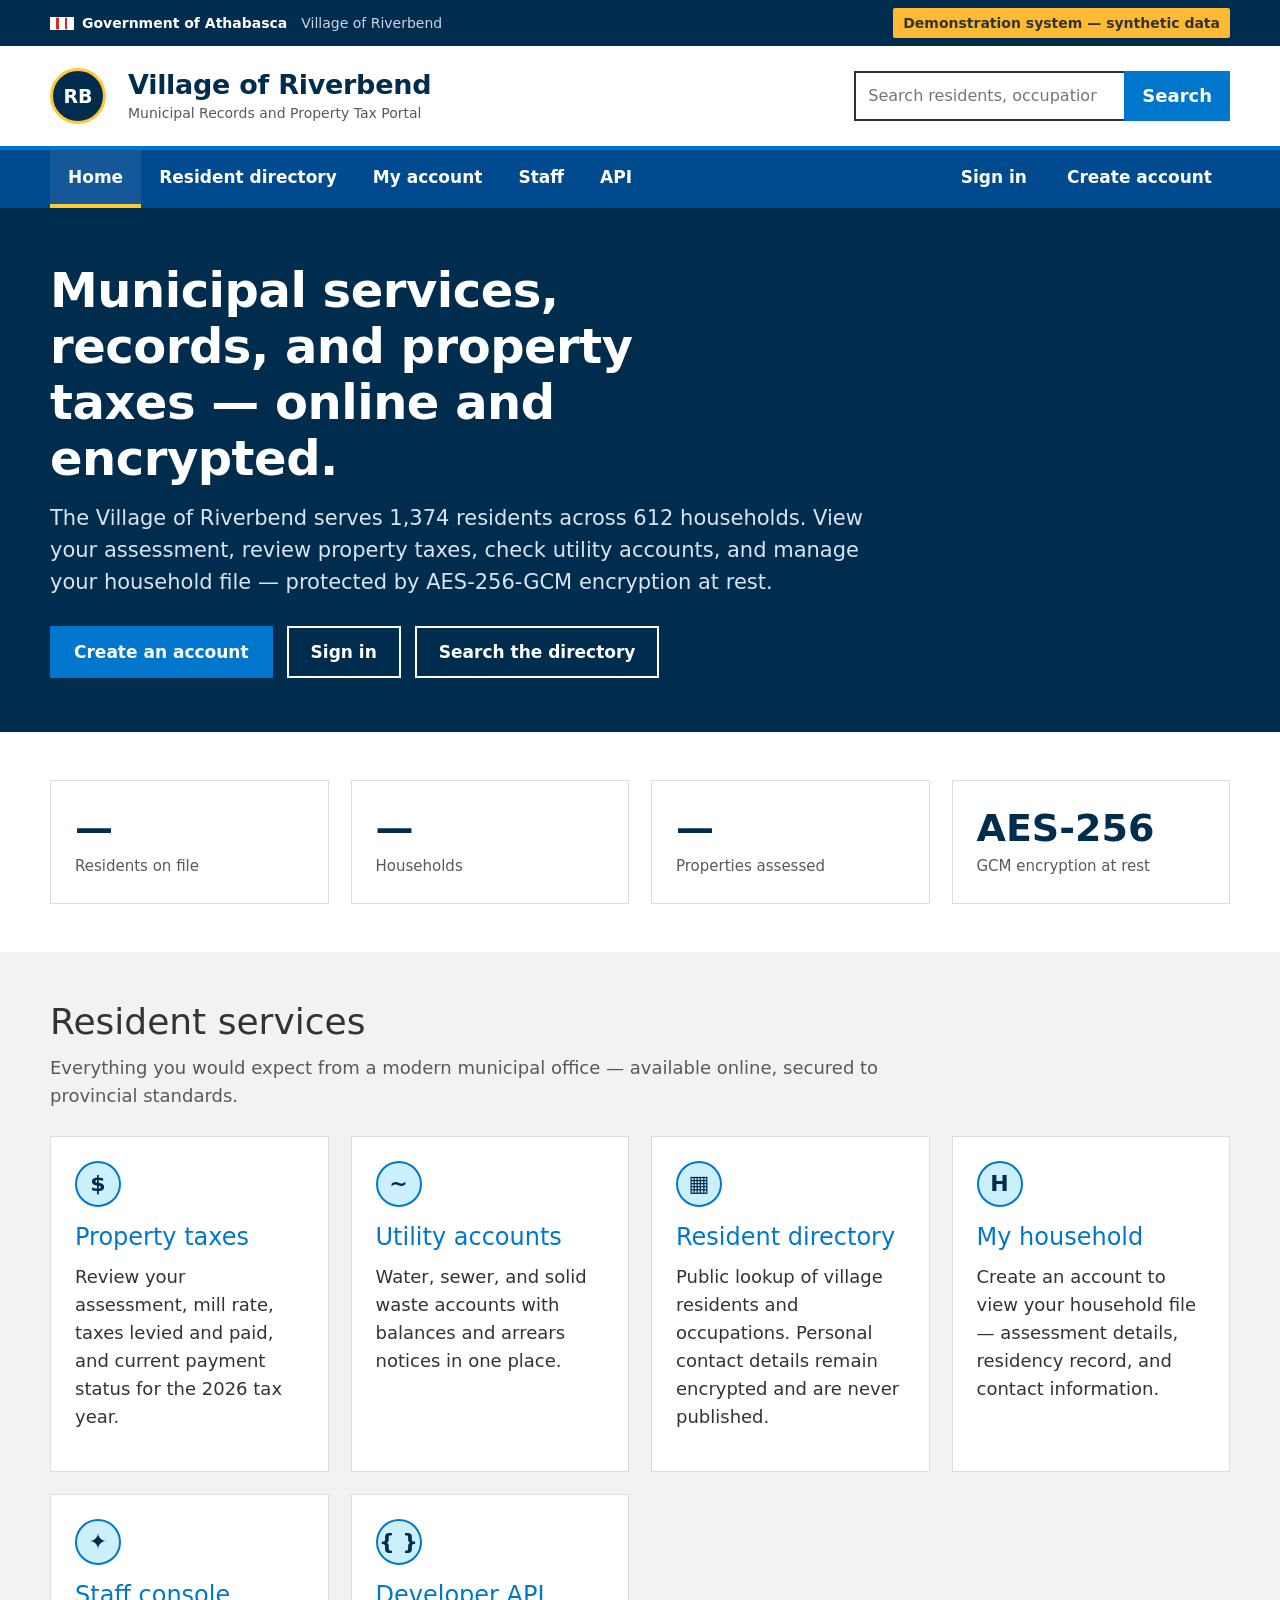
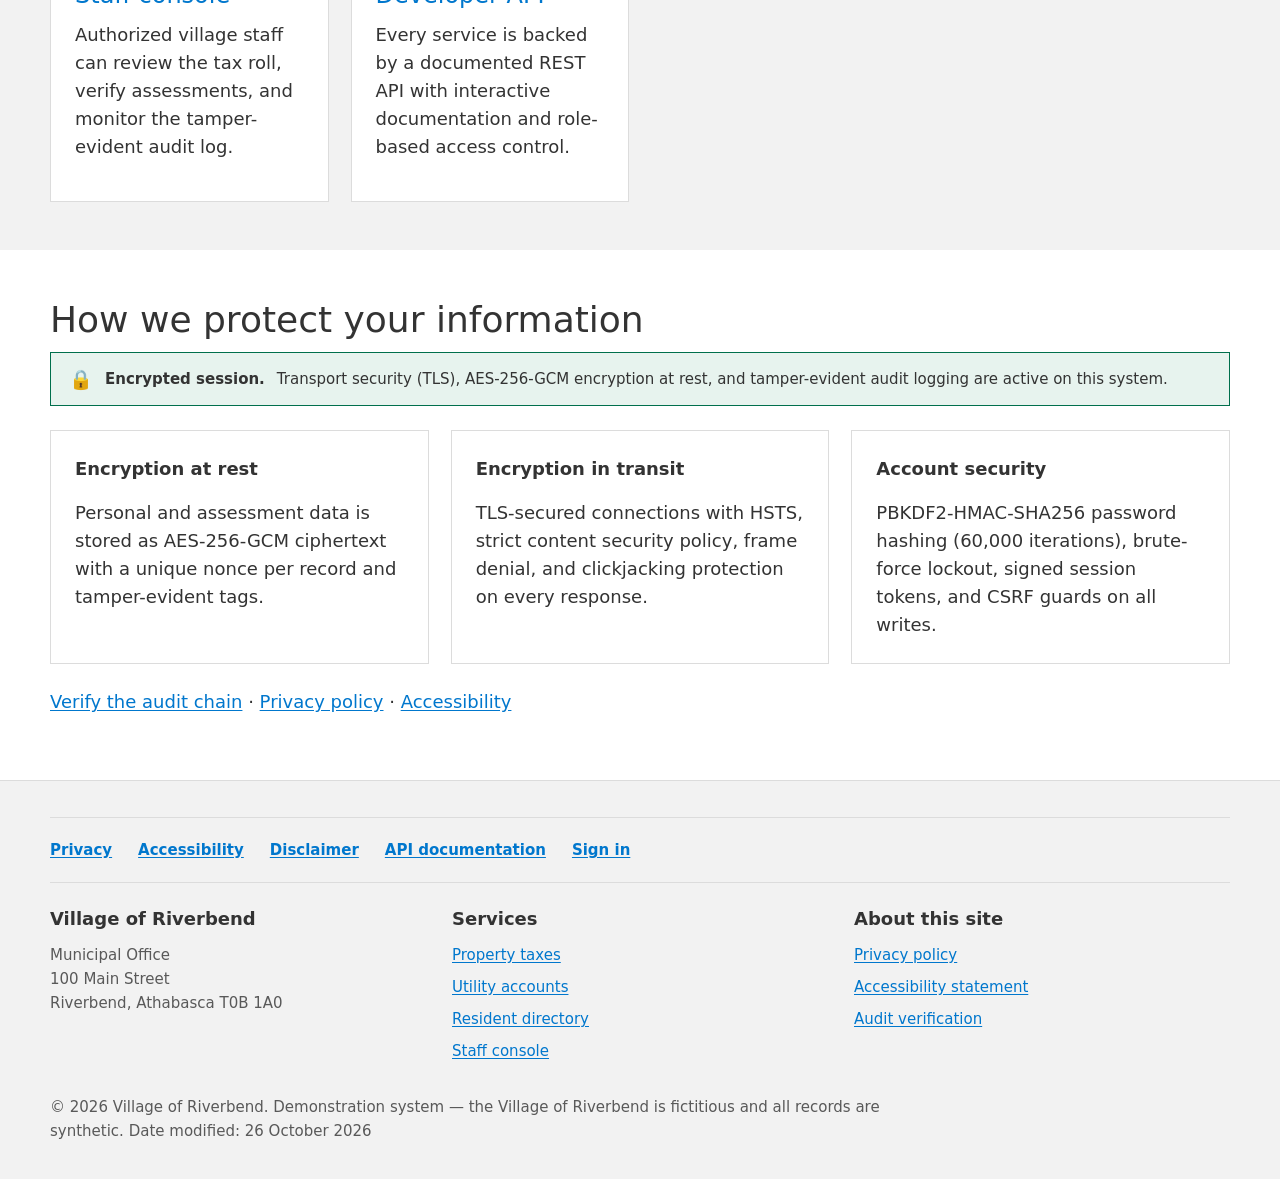
<file: index.html>
<!DOCTYPE html>
<html lang="en">
<head>
<meta charset="UTF-8">
<meta name="viewport" content="width=device-width, initial-scale=1.0">
<meta name="description" content="Official demonstration of the Village of Riverbend municipal records and property tax portal — secure, encrypted, accessible.">
<title>Village of Riverbend — Municipal Records and Property Tax Portal</title>
<link rel="stylesheet" href="css/gov.css">
</head>
<body>
<div class="skip-links">
  <a href="#main">Skip to main content</a>
  <a href="#gov-nav">Skip to navigation</a>
</div>

<div class="gov-strip">
  <div class="wrap">
    <span class="flag">Government of Athabasca</span>
    <span class="strip-sub">Village of Riverbend</span>
    <a class="demo-flag" href="privacy.html">Demonstration system — synthetic data</a>
  </div>
</div>

<header class="masthead">
  <div class="wrap">
    <span class="crest" aria-hidden="true">RB</span>
    <a class="wordmark" href="index.html">
      <span class="village">Village of Riverbend</span>
      <span class="official">Municipal Records and Property Tax Portal</span>
    </a>
    <div class="mast-tools">
      <form class="search-form" action="search.html" method="get" role="search">
        <label class="sr-only" for="q-home">Search the resident directory</label>
        <input id="q-home" name="q" type="search" placeholder="Search residents, occupations">
        <button type="submit">Search</button>
      </form>
    </div>
  </div>
</header>

<nav class="gov-nav" id="gov-nav" aria-label="Main navigation">
  <div class="wrap">
    <a class="active" href="index.html">Home</a>
    <a href="search.html">Resident directory</a>
    <a href="portal.html">My account</a>
    <a href="admin.html">Staff</a>
    <a href="https://38.253.124.176:8443/docs">API</a>
    <span class="nav-user" id="nav-user"></span>
  </div>
</nav>

<main id="main">
  <section class="hero">
    <div class="wrap">
      <h1>Municipal services, records, and property taxes — online and encrypted.</h1>
      <p class="lead">The Village of Riverbend serves 1,374 residents across 612 households.
      View your assessment, review property taxes, check utility accounts, and manage your
      household file — protected by AES-256-GCM encryption at rest.</p>
      <div class="actions">
        <a class="btn" href="login.html#register">Create an account</a>
        <a class="btn btn-ghost" href="login.html">Sign in</a>
        <a class="btn btn-ghost" href="search.html">Search the directory</a>
      </div>
    </div>
  </section>

  <section class="section" aria-label="Village statistics">
    <div class="wrap">
      <div class="grid grid-4">
        <div class="card stat"><span class="num" id="stat-residents">—</span><span class="lbl">Residents on file</span></div>
        <div class="card stat"><span class="num" id="stat-households">—</span><span class="lbl">Households</span></div>
        <div class="card stat"><span class="num" id="stat-properties">—</span><span class="lbl">Properties assessed</span></div>
        <div class="card stat"><span class="num">AES-256</span><span class="lbl">GCM encryption at rest</span></div>
      </div>
    </div>
  </section>

  <section class="section section-alt" id="services">
    <div class="wrap">
      <h2>Resident services</h2>
      <p class="sub">Everything you would expect from a modern municipal office —
      available online, secured to provincial standards.</p>
      <div class="grid grid-3">
        <div class="card">
          <span class="icon" aria-hidden="true">$</span>
          <h3><a href="portal.html">Property taxes</a></h3>
          <p>Review your assessment, mill rate, taxes levied and paid, and current
          payment status for the 2026 tax year.</p>
        </div>
        <div class="card">
          <span class="icon" aria-hidden="true">~</span>
          <h3><a href="portal.html">Utility accounts</a></h3>
          <p>Water, sewer, and solid waste accounts with balances and arrears
          notices in one place.</p>
        </div>
        <div class="card">
          <span class="icon" aria-hidden="true">&#9638;</span>
          <h3><a href="search.html">Resident directory</a></h3>
          <p>Public lookup of village residents and occupations. Personal contact
          details remain encrypted and are never published.</p>
        </div>
        <div class="card">
          <span class="icon" aria-hidden="true">H</span>
          <h3><a href="portal.html">My household</a></h3>
          <p>Create an account to view your household file — assessment details,
          residency record, and contact information.</p>
        </div>
        <div class="card">
          <span class="icon" aria-hidden="true">&#10022;</span>
          <h3><a href="admin.html">Staff console</a></h3>
          <p>Authorized village staff can review the tax roll, verify assessments,
          and monitor the tamper-evident audit log.</p>
        </div>
        <div class="card">
          <span class="icon" aria-hidden="true">{ }</span>
          <h3><a href="https://38.253.124.176:8443/docs">Developer API</a></h3>
          <p>Every service is backed by a documented REST API with interactive
          documentation and role-based access control.</p>
        </div>
      </div>
    </div>
  </section>

  <section class="section" id="security">
    <div class="wrap">
      <h2>How we protect your information</h2>
      <div class="secure-bar mb-24">
        <span class="lock" aria-hidden="true">&#128274;</span>
        <strong>Encrypted session.</strong>
        <span>Transport security (TLS), AES-256-GCM encryption at rest, and
        tamper-evident audit logging are active on this system.</span>
      </div>
      <div class="grid grid-3">
        <div class="card">
          <h4>Encryption at rest</h4>
          <p class="mb-0">Personal and assessment data is stored as AES-256-GCM
          ciphertext with a unique nonce per record and tamper-evident tags.</p>
        </div>
        <div class="card">
          <h4>Encryption in transit</h4>
          <p class="mb-0">TLS-secured connections with HSTS, strict content security
          policy, frame denial, and clickjacking protection on every response.</p>
        </div>
        <div class="card">
          <h4>Account security</h4>
          <p class="mb-0">PBKDF2-HMAC-SHA256 password hashing (60,000 iterations),
          brute-force lockout, signed session tokens, and CSRF guards on all writes.</p>
        </div>
      </div>
      <p class="mt-24"><a href="https://38.253.124.176:8443/api/audit/verify">Verify the audit chain</a> ·
      <a href="privacy.html">Privacy policy</a> ·
      <a href="accessibility.html">Accessibility</a></p>
    </div>
  </section>
</main>

<footer>
  <div class="wrap">
    <div class="foot-links">
      <a href="privacy.html">Privacy</a>
      <a href="accessibility.html">Accessibility</a>
      <a href="privacy.html#disclaimer">Disclaimer</a>
      <a href="https://38.253.124.176:8443/docs">API documentation</a>
      <a href="login.html">Sign in</a>
    </div>
    <div class="cols">
      <div>
        <h4>Village of Riverbend</h4>
        <p class="meta mb-0">Municipal Office<br>100 Main Street<br>Riverbend, Athabasca T0B 1A0</p>
      </div>
      <div>
        <h4>Services</h4>
        <ul>
          <li><a href="portal.html">Property taxes</a></li>
          <li><a href="portal.html">Utility accounts</a></li>
          <li><a href="search.html">Resident directory</a></li>
          <li><a href="admin.html">Staff console</a></li>
        </ul>
      </div>
      <div>
        <h4>About this site</h4>
        <ul>
          <li><a href="privacy.html">Privacy policy</a></li>
          <li><a href="accessibility.html">Accessibility statement</a></li>
          <li><a href="https://38.253.124.176:8443/api/audit/verify">Audit verification</a></li>
        </ul>
      </div>
    </div>
    <p class="meta mt-24 mb-0">© 2026 Village of Riverbend. Demonstration system —
    the Village of Riverbend is fictitious and all records are synthetic.
    Date modified: 26 October 2026</p>
  </div>
</footer>

<script src="js/config.js"></script>
<script src="js/app.js"></script>
<script src="js/home.js"></script>
</body>
</html>
</file>
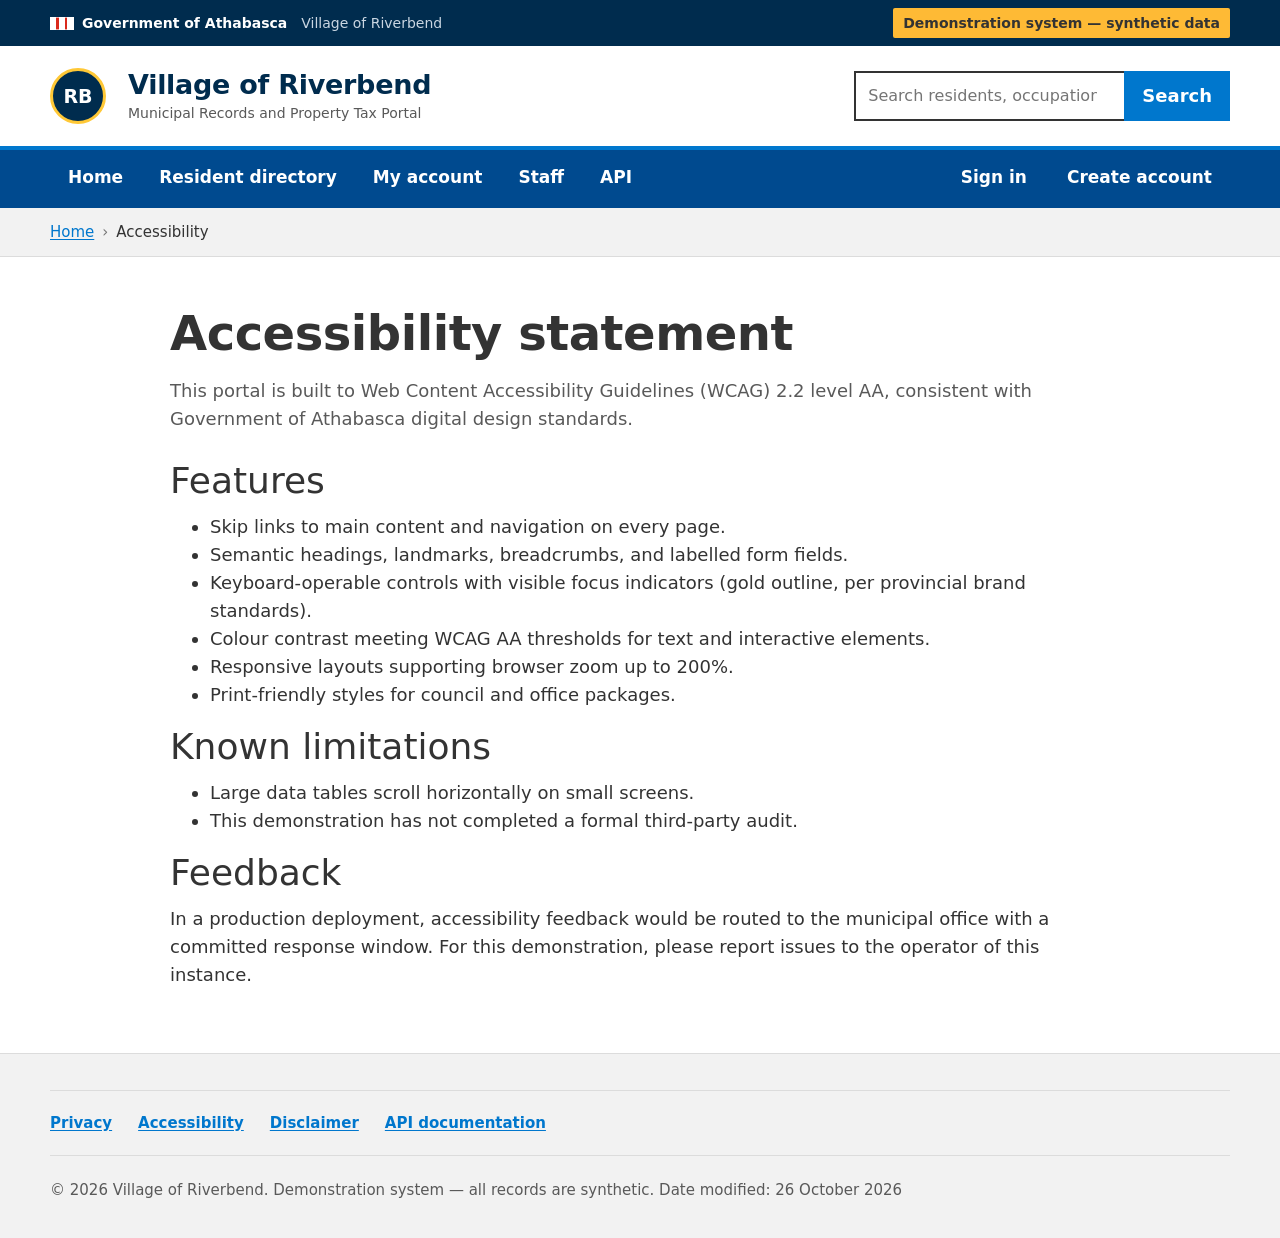
<file: accessibility.html>
<!DOCTYPE html>
<html lang="en">
<head>
<meta charset="UTF-8">
<meta name="viewport" content="width=device-width, initial-scale=1.0">
<title>Accessibility — Village of Riverbend</title>
<link rel="stylesheet" href="css/gov.css">
</head>
<body>
<div class="skip-links">
  <a href="#main">Skip to main content</a>
  <a href="#gov-nav">Skip to navigation</a>
</div>

<div class="gov-strip">
  <div class="wrap">
    <span class="flag">Government of Athabasca</span>
    <span class="strip-sub">Village of Riverbend</span>
    <a class="demo-flag" href="privacy.html">Demonstration system — synthetic data</a>
  </div>
</div>

<header class="masthead">
  <div class="wrap">
    <span class="crest" aria-hidden="true">RB</span>
    <a class="wordmark" href="index.html">
      <span class="village">Village of Riverbend</span>
      <span class="official">Municipal Records and Property Tax Portal</span>
    </a>
    <div class="mast-tools">
      <form class="search-form" action="search.html" method="get" role="search">
        <label class="sr-only" for="q-acc">Search the resident directory</label>
        <input id="q-acc" name="q" type="search" placeholder="Search residents, occupations">
        <button type="submit">Search</button>
      </form>
    </div>
  </div>
</header>

<nav class="gov-nav" id="gov-nav" aria-label="Main navigation">
  <div class="wrap">
    <a href="index.html">Home</a>
    <a href="search.html">Resident directory</a>
    <a href="portal.html">My account</a>
    <a href="admin.html">Staff</a>
    <a href="https://38.253.124.176:8443/docs">API</a>
    <span class="nav-user" id="nav-user"></span>
  </div>
</nav>

<nav class="crumbs" aria-label="Breadcrumb">
  <div class="wrap">
    <ol>
      <li><a href="index.html">Home</a></li>
      <li>Accessibility</li>
    </ol>
  </div>
</nav>

<main id="main" class="section">
  <div class="wrap wrap-narrow">
    <h1>Accessibility statement</h1>
    <p class="sub">This portal is built to Web Content Accessibility Guidelines
    (WCAG) 2.2 level AA, consistent with Government of Athabasca digital design
    standards.</p>

    <h2>Features</h2>
    <ul>
      <li>Skip links to main content and navigation on every page.</li>
      <li>Semantic headings, landmarks, breadcrumbs, and labelled form fields.</li>
      <li>Keyboard-operable controls with visible focus indicators
      (gold outline, per provincial brand standards).</li>
      <li>Colour contrast meeting WCAG AA thresholds for text and interactive
      elements.</li>
      <li>Responsive layouts supporting browser zoom up to 200%.</li>
      <li>Print-friendly styles for council and office packages.</li>
    </ul>

    <h2>Known limitations</h2>
    <ul>
      <li>Large data tables scroll horizontally on small screens.</li>
      <li>This demonstration has not completed a formal third-party audit.</li>
    </ul>

    <h2>Feedback</h2>
    <p>In a production deployment, accessibility feedback would be routed to the
    municipal office with a committed response window. For this demonstration,
    please report issues to the operator of this instance.</p>
  </div>
</main>

<footer>
  <div class="wrap">
    <div class="foot-links">
      <a href="privacy.html">Privacy</a>
      <a href="accessibility.html">Accessibility</a>
      <a href="privacy.html#disclaimer">Disclaimer</a>
      <a href="https://38.253.124.176:8443/docs">API documentation</a>
    </div>
    <p class="meta mb-0">© 2026 Village of Riverbend. Demonstration system —
    all records are synthetic. Date modified: 26 October 2026</p>
  </div>
</footer>

<script src="js/config.js"></script>
<script src="js/app.js"></script>
</body>
</html>
</file>
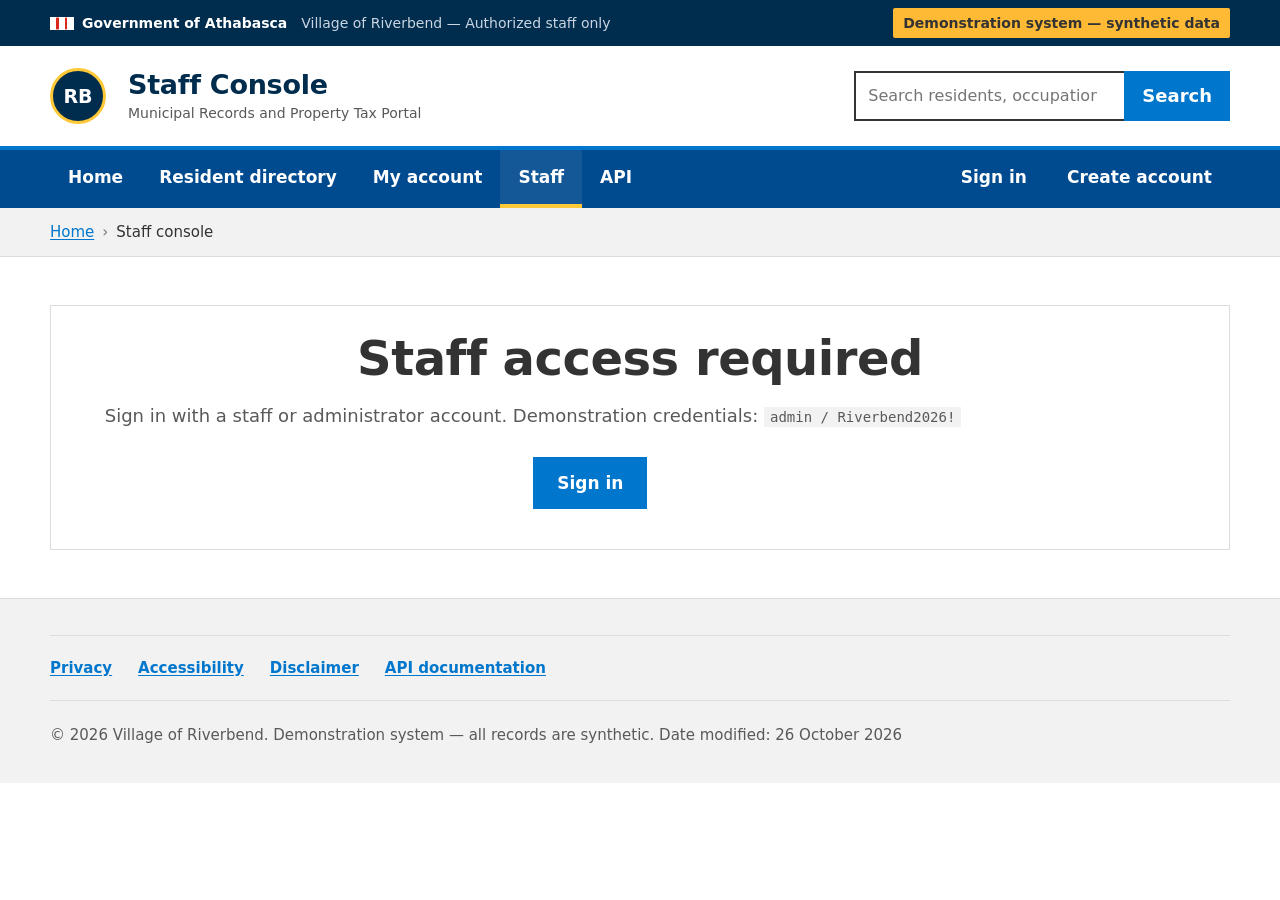
<file: admin.html>
<!DOCTYPE html>
<html lang="en">
<head>
<meta charset="UTF-8">
<meta name="viewport" content="width=device-width, initial-scale=1.0">
<title>Staff console — Village of Riverbend</title>
<link rel="stylesheet" href="css/gov.css">
</head>
<body>
<div class="skip-links">
  <a href="#main">Skip to main content</a>
  <a href="#gov-nav">Skip to navigation</a>
</div>

<div class="gov-strip">
  <div class="wrap">
    <span class="flag">Government of Athabasca</span>
    <span class="strip-sub">Village of Riverbend — Authorized staff only</span>
    <a class="demo-flag" href="privacy.html">Demonstration system — synthetic data</a>
  </div>
</div>

<header class="masthead">
  <div class="wrap">
    <span class="crest" aria-hidden="true">RB</span>
    <a class="wordmark" href="index.html">
      <span class="village">Staff Console</span>
      <span class="official">Municipal Records and Property Tax Portal</span>
    </a>
    <div class="mast-tools">
      <form class="search-form" action="search.html" method="get" role="search">
        <label class="sr-only" for="q-admin">Search the resident directory</label>
        <input id="q-admin" name="q" type="search" placeholder="Search residents, occupations">
        <button type="submit">Search</button>
      </form>
    </div>
  </div>
</header>

<nav class="gov-nav" id="gov-nav" aria-label="Main navigation">
  <div class="wrap">
    <a href="index.html">Home</a>
    <a href="search.html">Resident directory</a>
    <a href="portal.html">My account</a>
    <a class="active" href="admin.html">Staff</a>
    <a href="https://38.253.124.176:8443/docs">API</a>
    <span class="nav-user" id="nav-user"></span>
  </div>
</nav>

<nav class="crumbs" aria-label="Breadcrumb">
  <div class="wrap">
    <ol>
      <li><a href="index.html">Home</a></li>
      <li>Staff console</li>
    </ol>
  </div>
</nav>

<main id="main" class="section">
  <div class="wrap">
    <div id="gate" class="card center hidden">
      <h1>Staff access required</h1>
      <p class="sub">Sign in with a staff or administrator account.
      Demonstration credentials: <span class="mono">admin / Riverbend2026!</span></p>
      <p><a class="btn" href="login.html">Sign in</a></p>
    </div>

    <div id="content" class="hidden">
      <h1>Staff console</h1>
      <p class="sub">Live municipal statistics for the Village of Riverbend.
      Every staff record access is written to the audit log.</p>

      <div class="secure-bar mb-24">
        <span class="lock" aria-hidden="true">&#128274;</span>
        <strong>Privileged session.</strong>
        <span>Decrypted record views are audited. Data is synthetic demonstration
        material only.</span>
      </div>

      <div class="grid grid-4 mb-24">
        <div class="card stat"><span class="num" id="k-residents">—</span><span class="lbl">Residents</span></div>
        <div class="card stat"><span class="num" id="k-households">—</span><span class="lbl">Households</span></div>
        <div class="card stat"><span class="num" id="k-levied">—</span><span class="lbl">Property tax levied</span></div>
        <div class="card stat"><span class="num" id="k-rate">—</span><span class="lbl">Collection rate</span></div>
      </div>

      <div class="grid grid-3 mb-24">
        <div class="card">
          <h4 class="mb-16">Tax status split</h4>
          <div class="table-wrap"><table id="status-table"><tbody></tbody></table></div>
        </div>
        <div class="card">
          <h4 class="mb-16">Top occupations</h4>
          <div class="table-wrap"><table id="jobs-table"><tbody></tbody></table></div>
        </div>
        <div class="card">
          <h4 class="mb-16">Education breakdown</h4>
          <div class="table-wrap"><table id="edu-table"><tbody></tbody></table></div>
        </div>
      </div>

      <h2>Tax roll</h2>
      <div class="pill-row mt-16 mb-16">
        <label class="sr-only" for="f-status">Tax status</label>
        <select id="f-status">
          <option value="">All tax statuses</option>
          <option value="paid">Paid</option>
          <option value="partial">Partial</option>
          <option value="outstanding">Outstanding</option>
        </select>
        <label class="sr-only" for="f-use">Land use</label>
        <select id="f-use">
          <option value="">All land uses</option>
          <option value="residential">Residential</option>
          <option value="commercial">Commercial</option>
          <option value="agricultural">Agricultural</option>
          <option value="vacant">Vacant</option>
        </select>
        <button class="btn" id="f-apply">Apply filters</button>
        <button class="btn btn-secondary" id="f-clear">Clear</button>
      </div>
      <div class="table-wrap">
        <table id="roll-table">
          <caption>2026 property tax roll</caption>
          <thead><tr>
            <th>Parcel</th><th>Civic address</th><th>Owner</th><th>Land use</th>
            <th class="num">Assessed</th><th class="num">Levied</th><th class="num">Paid</th><th>Status</th>
          </tr></thead>
          <tbody></tbody>
        </table>
      </div>
      <div class="pill-row mt-16">
        <button class="btn btn-secondary" id="page-prev">Previous</button>
        <span class="muted" id="page-info"></span>
        <button class="btn btn-secondary" id="page-next">Next</button>
      </div>

      <h2 class="mt-32">Audit chain <span class="badge badge-info">SHA-256</span></h2>
      <div class="card mt-16 mb-16">
        <p id="audit-status" class="mb-16"></p>
        <button class="btn" id="audit-verify">Re-verify chain</button>
      </div>
      <div class="table-wrap">
        <table id="audit-table">
          <caption>Recent audit log entries</caption>
          <thead><tr><th>When (UTC)</th><th>Actor</th><th>Action</th><th>Detail</th><th>Entry hash</th></tr></thead>
          <tbody></tbody>
        </table>
      </div>

      <div class="alert alert-caution mt-24">
        <h4>Demonstration scope</h4>
        <p class="mb-0">A matching chain means stored hashes are internally
        consistent. It is tamper-evident — not immutable and not a security
        certification. All records are synthetic.</p>
      </div>
    </div>
  </div>
</main>

<footer>
  <div class="wrap">
    <div class="foot-links">
      <a href="privacy.html">Privacy</a>
      <a href="accessibility.html">Accessibility</a>
      <a href="privacy.html#disclaimer">Disclaimer</a>
      <a href="https://38.253.124.176:8443/docs">API documentation</a>
    </div>
    <p class="meta mb-0">© 2026 Village of Riverbend. Demonstration system —
    all records are synthetic. Date modified: 26 October 2026</p>
  </div>
</footer>

<script src="js/config.js"></script>
<script src="js/app.js"></script>
<script src="js/admin.js"></script>
</body>
</html>
</file>
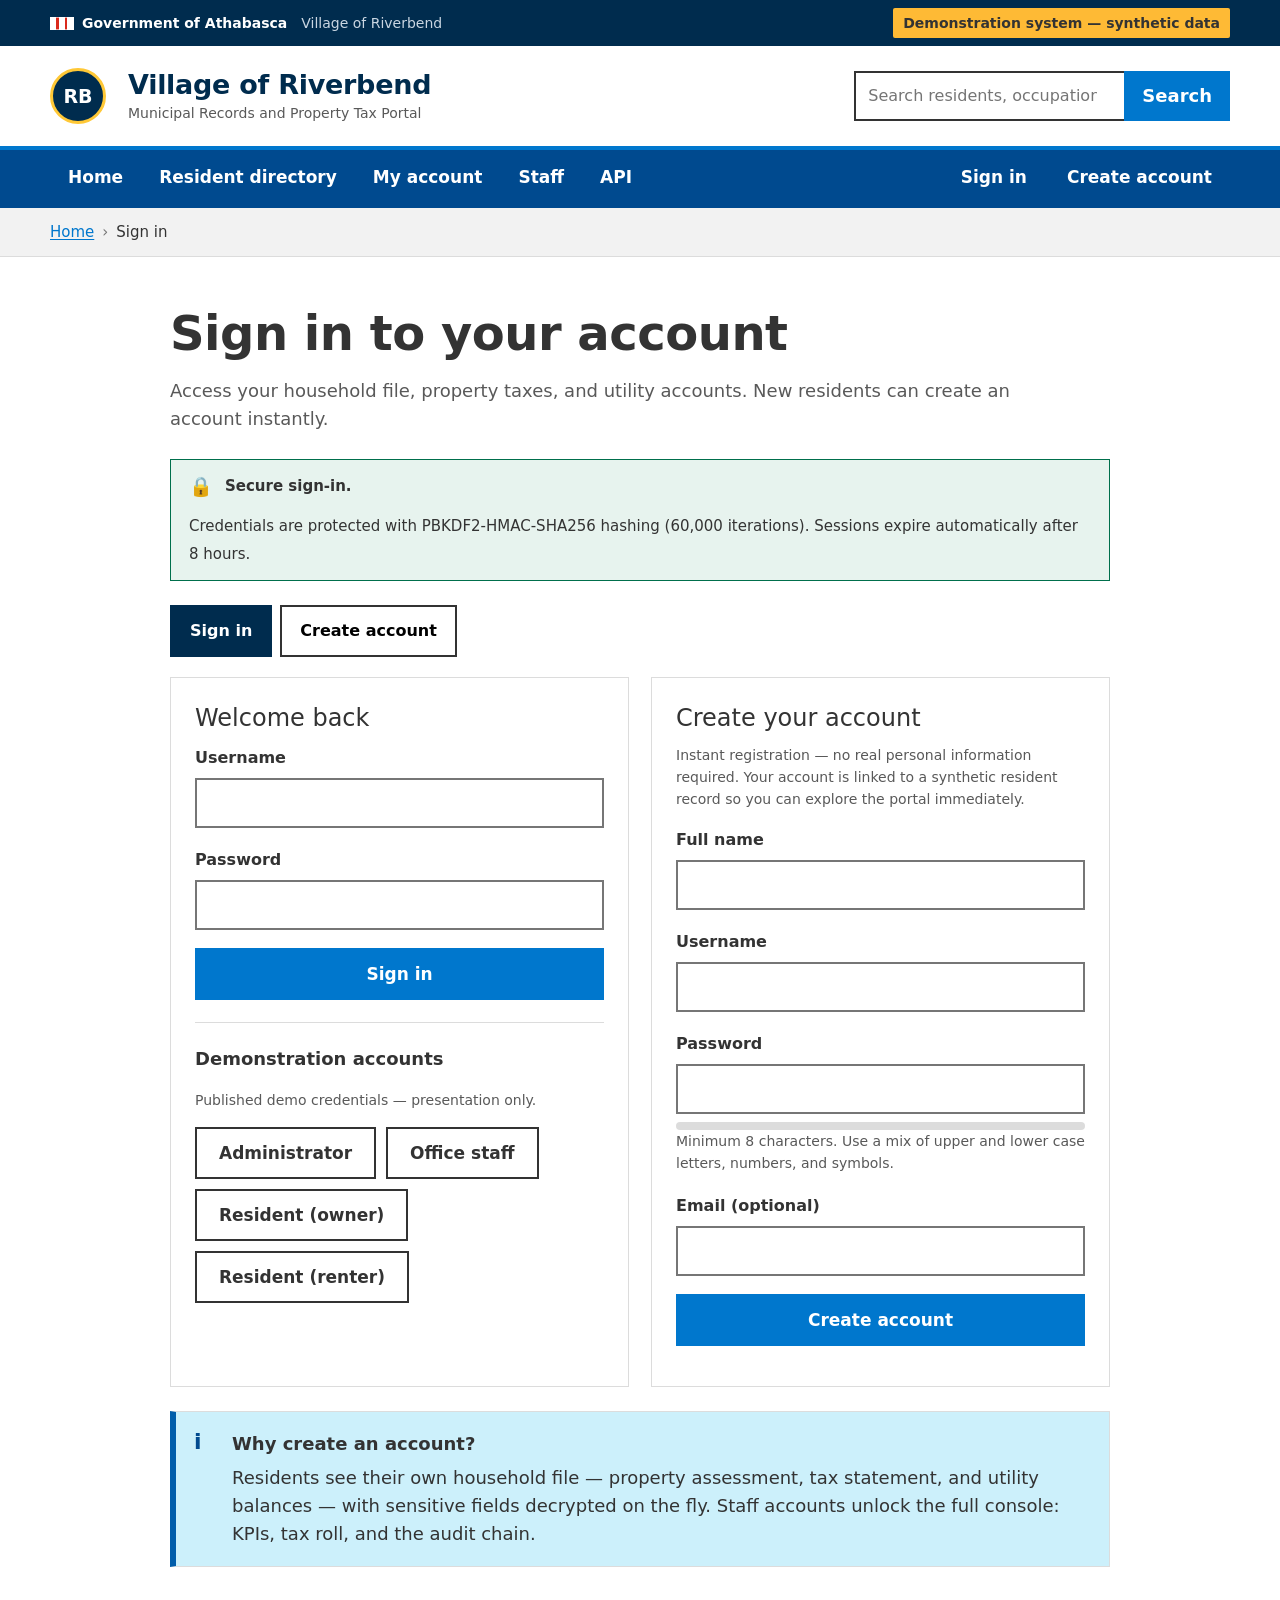
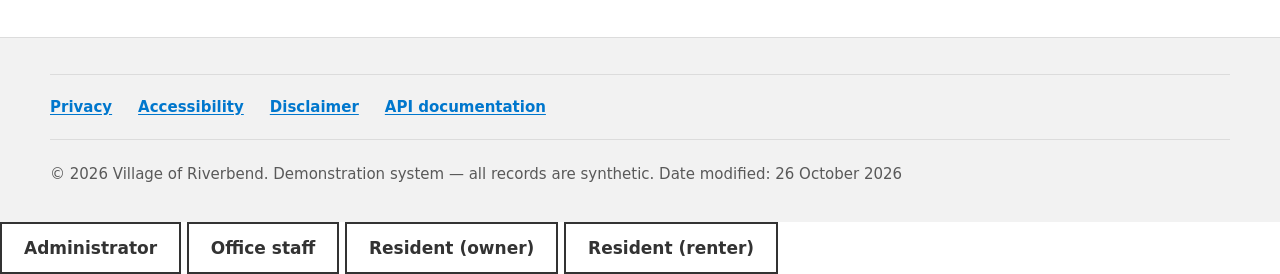
<file: login.html>
<!DOCTYPE html>
<html lang="en">
<head>
<meta charset="UTF-8">
<meta name="viewport" content="width=device-width, initial-scale=1.0">
<title>Sign in — Village of Riverbend</title>
<link rel="stylesheet" href="css/gov.css">
</head>
<body>
<div class="skip-links">
  <a href="#main">Skip to main content</a>
  <a href="#gov-nav">Skip to navigation</a>
</div>

<div class="gov-strip">
  <div class="wrap">
    <span class="flag">Government of Athabasca</span>
    <span class="strip-sub">Village of Riverbend</span>
    <a class="demo-flag" href="privacy.html">Demonstration system — synthetic data</a>
  </div>
</div>

<header class="masthead">
  <div class="wrap">
    <span class="crest" aria-hidden="true">RB</span>
    <a class="wordmark" href="index.html">
      <span class="village">Village of Riverbend</span>
      <span class="official">Municipal Records and Property Tax Portal</span>
    </a>
    <div class="mast-tools">
      <form class="search-form" action="search.html" method="get" role="search">
        <label class="sr-only" for="q-login">Search the resident directory</label>
        <input id="q-login" name="q" type="search" placeholder="Search residents, occupations">
        <button type="submit">Search</button>
      </form>
    </div>
  </div>
</header>

<nav class="gov-nav" id="gov-nav" aria-label="Main navigation">
  <div class="wrap">
    <a href="index.html">Home</a>
    <a href="search.html">Resident directory</a>
    <a href="portal.html">My account</a>
    <a href="admin.html">Staff</a>
    <a href="https://38.253.124.176:8443/docs">API</a>
    <span class="nav-user" id="nav-user"></span>
  </div>
</nav>

<nav class="crumbs" aria-label="Breadcrumb">
  <div class="wrap">
    <ol>
      <li><a href="index.html">Home</a></li>
      <li>Sign in</li>
    </ol>
  </div>
</nav>

<main id="main" class="section">
  <div class="wrap wrap-narrow">
    <h1>Sign in to your account</h1>
    <p class="sub">Access your household file, property taxes, and utility accounts.
    New residents can create an account instantly.</p>

    <div class="secure-bar mb-24">
      <span class="lock" aria-hidden="true">&#128274;</span>
      <strong>Secure sign-in.</strong>
      <span>Credentials are protected with PBKDF2-HMAC-SHA256 hashing (60,000
      iterations). Sessions expire automatically after 8 hours.</span>
    </div>

    <div class="tabs" role="tablist">
      <button class="tab active" id="tab-login" role="tab" aria-selected="true">Sign in</button>
      <button class="tab" id="tab-register" role="tab" aria-selected="false">Create account</button>
    </div>

    <div class="grid grid-form">
      <div class="card" id="pane-login">
        <h3 class="mb-16">Welcome back</h3>
        <form id="login-form" autocomplete="on">
          <div class="field">
            <label for="li-user">Username</label>
            <input id="li-user" required autocomplete="username" minlength="3" maxlength="32">
          </div>
          <div class="field">
            <label for="li-pass">Password</label>
            <input id="li-pass" type="password" required autocomplete="current-password" minlength="8">
          </div>
          <button class="btn btn-block" type="submit">Sign in</button>
          <p class="form-note" id="login-msg" role="status" aria-live="polite"></p>
        </form>
        <hr class="gov">
        <h4>Demonstration accounts</h4>
        <p class="form-note">Published demo credentials — presentation only.</p>
        <div class="pill-row">
          <button class="btn btn-secondary persona" type="button" data-u="admin" data-p="Riverbend2026!">Administrator</button>
          <button class="btn btn-secondary persona" type="button" data-u="staff1" data-p="Riverbend2026!">Office staff</button>
          <button class="btn btn-secondary persona" type="button" data-u="demo_res1" data-p="Riverbend2026!">Resident (owner)</button>
          <button class="btn btn-secondary persona" type="button" data-u="demo_res2" data-p="Riverbend2026!">Resident (renter)</button>
        </div>
      </div>

      <div class="card" id="pane-register">
        <h3 class="mb-16">Create your account</h3>
        <p class="form-note">Instant registration — no real personal information
        required. Your account is linked to a synthetic resident record so you can
        explore the portal immediately.</p>
        <form id="register-form">
          <div class="field">
            <label for="rg-name">Full name</label>
            <input id="rg-name" required minlength="2" maxlength="96" autocomplete="name">
          </div>
          <div class="field">
            <label for="rg-user">Username</label>
            <input id="rg-user" required minlength="3" maxlength="32"
                   pattern="[a-zA-Z0-9_.\-]+" autocomplete="username">
          </div>
          <div class="field">
            <label for="rg-pass">Password</label>
            <input id="rg-pass" type="password" required minlength="8" maxlength="128"
                   autocomplete="new-password" aria-describedby="strength-text">
            <div class="strength-meter" aria-hidden="true"><div class="bar" id="strength-bar"></div></div>
            <p class="form-note" id="strength-text" aria-live="polite">Minimum 8 characters.
            Use a mix of upper and lower case letters, numbers, and symbols.</p>
          </div>
          <div class="field">
            <label for="rg-email">Email (optional)</label>
            <input id="rg-email" type="email" maxlength="120">
          </div>
          <button class="btn btn-block" type="submit">Create account</button>
          <p class="form-note" id="register-msg" role="status" aria-live="polite"></p>
        </form>
      </div>
    </div>

    <div class="alert alert-info mt-24">
      <h4>Why create an account?</h4>
      <p class="mb-0">Residents see their own household file — property assessment,
      tax statement, and utility balances — with sensitive fields decrypted on the
      fly. Staff accounts unlock the full console: KPIs, tax roll, and the audit
      chain.</p>
    </div>
  </div>
</main>

<footer>
  <div class="wrap">
    <div class="foot-links">
      <a href="privacy.html">Privacy</a>
      <a href="accessibility.html">Accessibility</a>
      <a href="privacy.html#disclaimer">Disclaimer</a>
      <a href="https://38.253.124.176:8443/docs">API documentation</a>
    </div>
    <p class="meta mb-0">© 2026 Village of Riverbend. Demonstration system —
    all records are synthetic. Date modified: 26 October 2026</p>
  </div>
</footer>

<script src="js/config.js"></script>
<script src="js/app.js"></script>
<script src="js/auth.js"></script>
</body>
</html>
          <button class="btn btn-secondary persona" type="button" data-u="admin" data-p="Riverbend2026!">Administrator</button>
          <button class="btn btn-secondary persona" type="button" data-u="staff1" data-p="Riverbend2026!">Office staff</button>
          <button class="btn btn-secondary persona" type="button" data-u="demo_res1" data-p="Riverbend2026!">Resident (owner)</button>
          <button class="btn btn-secondary persona" type="button" data-u="demo_res2" data-p="Riverbend2026!">Resident (renter)</button>
        </div>
      </div>
</file>
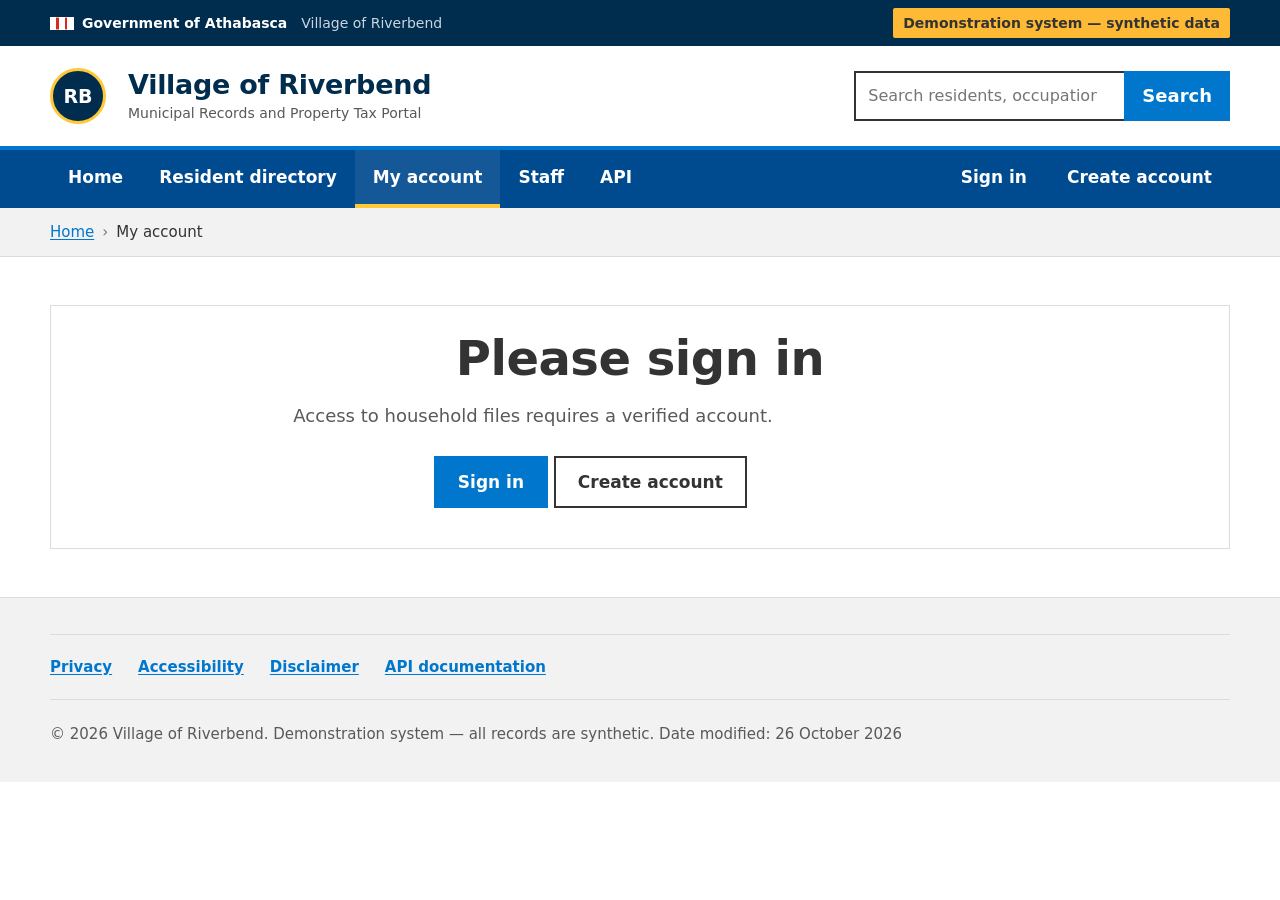
<file: portal.html>
<!DOCTYPE html>
<html lang="en">
<head>
<meta charset="UTF-8">
<meta name="viewport" content="width=device-width, initial-scale=1.0">
<title>My account — Village of Riverbend</title>
<link rel="stylesheet" href="css/gov.css">
</head>
<body>
<div class="skip-links">
  <a href="#main">Skip to main content</a>
  <a href="#gov-nav">Skip to navigation</a>
</div>

<div class="gov-strip">
  <div class="wrap">
    <span class="flag">Government of Athabasca</span>
    <span class="strip-sub">Village of Riverbend</span>
    <a class="demo-flag" href="privacy.html">Demonstration system — synthetic data</a>
  </div>
</div>

<header class="masthead">
  <div class="wrap">
    <span class="crest" aria-hidden="true">RB</span>
    <a class="wordmark" href="index.html">
      <span class="village">Village of Riverbend</span>
      <span class="official">Municipal Records and Property Tax Portal</span>
    </a>
    <div class="mast-tools">
      <form class="search-form" action="search.html" method="get" role="search">
        <label class="sr-only" for="q-portal">Search the resident directory</label>
        <input id="q-portal" name="q" type="search" placeholder="Search residents, occupations">
        <button type="submit">Search</button>
      </form>
    </div>
  </div>
</header>

<nav class="gov-nav" id="gov-nav" aria-label="Main navigation">
  <div class="wrap">
    <a href="index.html">Home</a>
    <a href="search.html">Resident directory</a>
    <a class="active" href="portal.html">My account</a>
    <a href="admin.html">Staff</a>
    <a href="https://38.253.124.176:8443/docs">API</a>
    <span class="nav-user" id="nav-user"></span>
  </div>
</nav>

<nav class="crumbs" aria-label="Breadcrumb">
  <div class="wrap">
    <ol>
      <li><a href="index.html">Home</a></li>
      <li>My account</li>
    </ol>
  </div>
</nav>

<main id="main" class="section">
  <div class="wrap">
    <div id="gate" class="card center hidden">
      <h1>Please sign in</h1>
      <p class="sub">Access to household files requires a verified account.</p>
      <p><a class="btn" href="login.html">Sign in</a>
      <a class="btn btn-secondary" href="login.html#register">Create account</a></p>
    </div>

    <div id="content" class="hidden">
      <h1 id="welcome">My household</h1>
      <p class="sub" id="welcome-sub"></p>

      <div class="secure-bar mb-24">
        <span class="lock" aria-hidden="true">&#128274;</span>
        <strong>Encrypted record view.</strong>
        <span>Sensitive fields are decrypted only for this authorized session and
        every view is written to the tamper-evident audit log.</span>
      </div>

      <div class="grid grid-4 mb-24">
        <div class="card stat"><span class="num" id="k-address">—</span><span class="lbl">Civic address</span></div>
        <div class="card stat"><span class="num" id="k-assessed">—</span><span class="lbl">Assessed value</span></div>
        <div class="card stat"><span class="num" id="k-taxstatus">—</span><span class="lbl">Property tax status</span></div>
        <div class="card stat"><span class="num" id="k-balance">—</span><span class="lbl">Utility balance</span></div>
      </div>

      <div class="grid grid-form">
        <div class="card">
          <h3 class="mb-16">Resident record</h3>
          <div class="table-wrap"><table id="resident-table"><tbody></tbody></table></div>
        </div>
        <div class="card">
          <h3 class="mb-16">Contact details
            <span class="badge badge-info">Encrypted at rest</span></h3>
          <p class="form-note">Stored as AES-256-GCM ciphertext. Decrypted only for
          this authorized view.</p>
          <div class="table-wrap"><table id="contact-table"><tbody></tbody></table></div>
          <details class="mt-16">
            <summary class="muted">Show raw ciphertext</summary>
            <div class="cipher-box mt-8" id="cipher-preview"></div>
          </details>
        </div>
      </div>

      <h2 class="mt-32">Property and taxes</h2>
      <div class="table-wrap mb-24">
        <table id="props-table">
          <caption>2026 assessment and property tax summary</caption>
          <thead><tr>
            <th>Parcel</th><th>Land use</th><th class="num">Assessed</th>
            <th class="num">Tax levied</th><th class="num">Tax paid</th><th>Status</th>
          </tr></thead>
          <tbody></tbody>
        </table>
      </div>

      <h2>Utility accounts</h2>
      <div class="table-wrap">
        <table id="utils-table">
          <caption>Water, sewer, and solid waste accounts</caption>
          <thead><tr><th>Account</th><th>Service</th><th class="num">Balance</th><th>Status</th></tr></thead>
          <tbody></tbody>
        </table>
      </div>

      <div class="alert alert-info mt-24">
        <h4>How this page works</h4>
        <p class="mb-0">Your session is a signed, httpOnly cookie. The server decrypts
        sensitive fields only after authentication and role checks, and every view is
        written to the SHA-256 hash-chained audit log.</p>
      </div>
    </div>
  </div>
</main>

<footer>
  <div class="wrap">
    <div class="foot-links">
      <a href="privacy.html">Privacy</a>
      <a href="accessibility.html">Accessibility</a>
      <a href="privacy.html#disclaimer">Disclaimer</a>
      <a href="https://38.253.124.176:8443/docs">API documentation</a>
    </div>
    <p class="meta mb-0">© 2026 Village of Riverbend. Demonstration system —
    all records are synthetic. Date modified: 26 October 2026</p>
  </div>
</footer>

<script src="js/config.js"></script>
<script src="js/app.js"></script>
<script src="js/portal.js"></script>
</body>
</html>
</file>
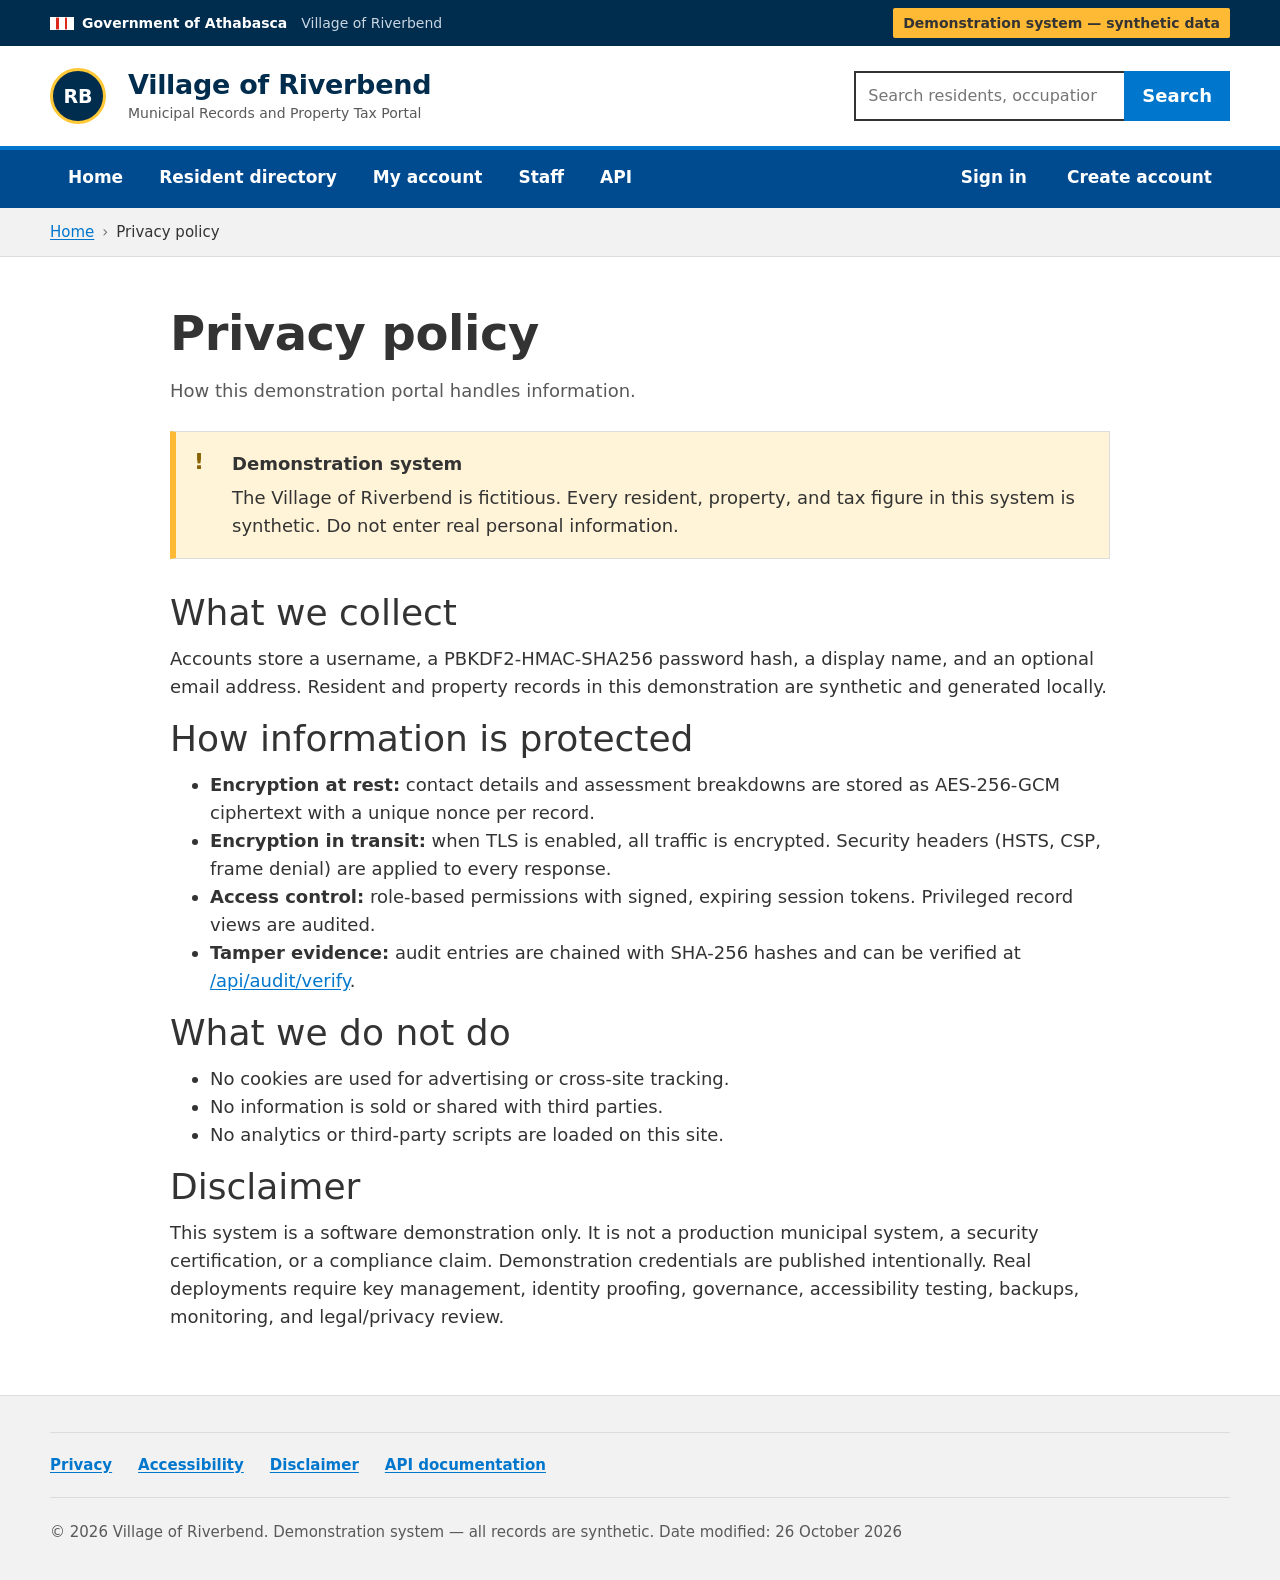
<file: privacy.html>
<!DOCTYPE html>
<html lang="en">
<head>
<meta charset="UTF-8">
<meta name="viewport" content="width=device-width, initial-scale=1.0">
<title>Privacy policy — Village of Riverbend</title>
<link rel="stylesheet" href="css/gov.css">
</head>
<body>
<div class="skip-links">
  <a href="#main">Skip to main content</a>
  <a href="#gov-nav">Skip to navigation</a>
</div>

<div class="gov-strip">
  <div class="wrap">
    <span class="flag">Government of Athabasca</span>
    <span class="strip-sub">Village of Riverbend</span>
    <a class="demo-flag" href="privacy.html">Demonstration system — synthetic data</a>
  </div>
</div>

<header class="masthead">
  <div class="wrap">
    <span class="crest" aria-hidden="true">RB</span>
    <a class="wordmark" href="index.html">
      <span class="village">Village of Riverbend</span>
      <span class="official">Municipal Records and Property Tax Portal</span>
    </a>
    <div class="mast-tools">
      <form class="search-form" action="search.html" method="get" role="search">
        <label class="sr-only" for="q-priv">Search the resident directory</label>
        <input id="q-priv" name="q" type="search" placeholder="Search residents, occupations">
        <button type="submit">Search</button>
      </form>
    </div>
  </div>
</header>

<nav class="gov-nav" id="gov-nav" aria-label="Main navigation">
  <div class="wrap">
    <a href="index.html">Home</a>
    <a href="search.html">Resident directory</a>
    <a href="portal.html">My account</a>
    <a href="admin.html">Staff</a>
    <a href="https://38.253.124.176:8443/docs">API</a>
    <span class="nav-user" id="nav-user"></span>
  </div>
</nav>

<nav class="crumbs" aria-label="Breadcrumb">
  <div class="wrap">
    <ol>
      <li><a href="index.html">Home</a></li>
      <li>Privacy policy</li>
    </ol>
  </div>
</nav>

<main id="main" class="section">
  <div class="wrap wrap-narrow">
    <h1>Privacy policy</h1>
    <p class="sub">How this demonstration portal handles information.</p>

    <div class="alert alert-caution">
      <h4>Demonstration system</h4>
      <p class="mb-0">The Village of Riverbend is fictitious. Every resident,
      property, and tax figure in this system is synthetic. Do not enter real
      personal information.</p>
    </div>

    <h2 class="mt-32">What we collect</h2>
    <p>Accounts store a username, a PBKDF2-HMAC-SHA256 password hash, a display
    name, and an optional email address. Resident and property records in this
    demonstration are synthetic and generated locally.</p>

    <h2>How information is protected</h2>
    <ul>
      <li><strong>Encryption at rest:</strong> contact details and assessment
      breakdowns are stored as AES-256-GCM ciphertext with a unique nonce per
      record.</li>
      <li><strong>Encryption in transit:</strong> when TLS is enabled, all traffic
      is encrypted. Security headers (HSTS, CSP, frame denial) are applied to every
      response.</li>
      <li><strong>Access control:</strong> role-based permissions with signed,
      expiring session tokens. Privileged record views are audited.</li>
      <li><strong>Tamper evidence:</strong> audit entries are chained with SHA-256
      hashes and can be verified at <a href="https://38.253.124.176:8443/api/audit/verify">/api/audit/verify</a>.</li>
    </ul>

    <h2>What we do not do</h2>
    <ul>
      <li>No cookies are used for advertising or cross-site tracking.</li>
      <li>No information is sold or shared with third parties.</li>
      <li>No analytics or third-party scripts are loaded on this site.</li>
    </ul>

    <h2 id="disclaimer">Disclaimer</h2>
    <p>This system is a software demonstration only. It is not a production
    municipal system, a security certification, or a compliance claim. Demonstration
    credentials are published intentionally. Real deployments require key
    management, identity proofing, governance, accessibility testing, backups,
    monitoring, and legal/privacy review.</p>
  </div>
</main>

<footer>
  <div class="wrap">
    <div class="foot-links">
      <a href="privacy.html">Privacy</a>
      <a href="accessibility.html">Accessibility</a>
      <a href="privacy.html#disclaimer">Disclaimer</a>
      <a href="https://38.253.124.176:8443/docs">API documentation</a>
    </div>
    <p class="meta mb-0">© 2026 Village of Riverbend. Demonstration system —
    all records are synthetic. Date modified: 26 October 2026</p>
  </div>
</footer>

<script src="js/config.js"></script>
<script src="js/app.js"></script>
</body>
</html>
</file>
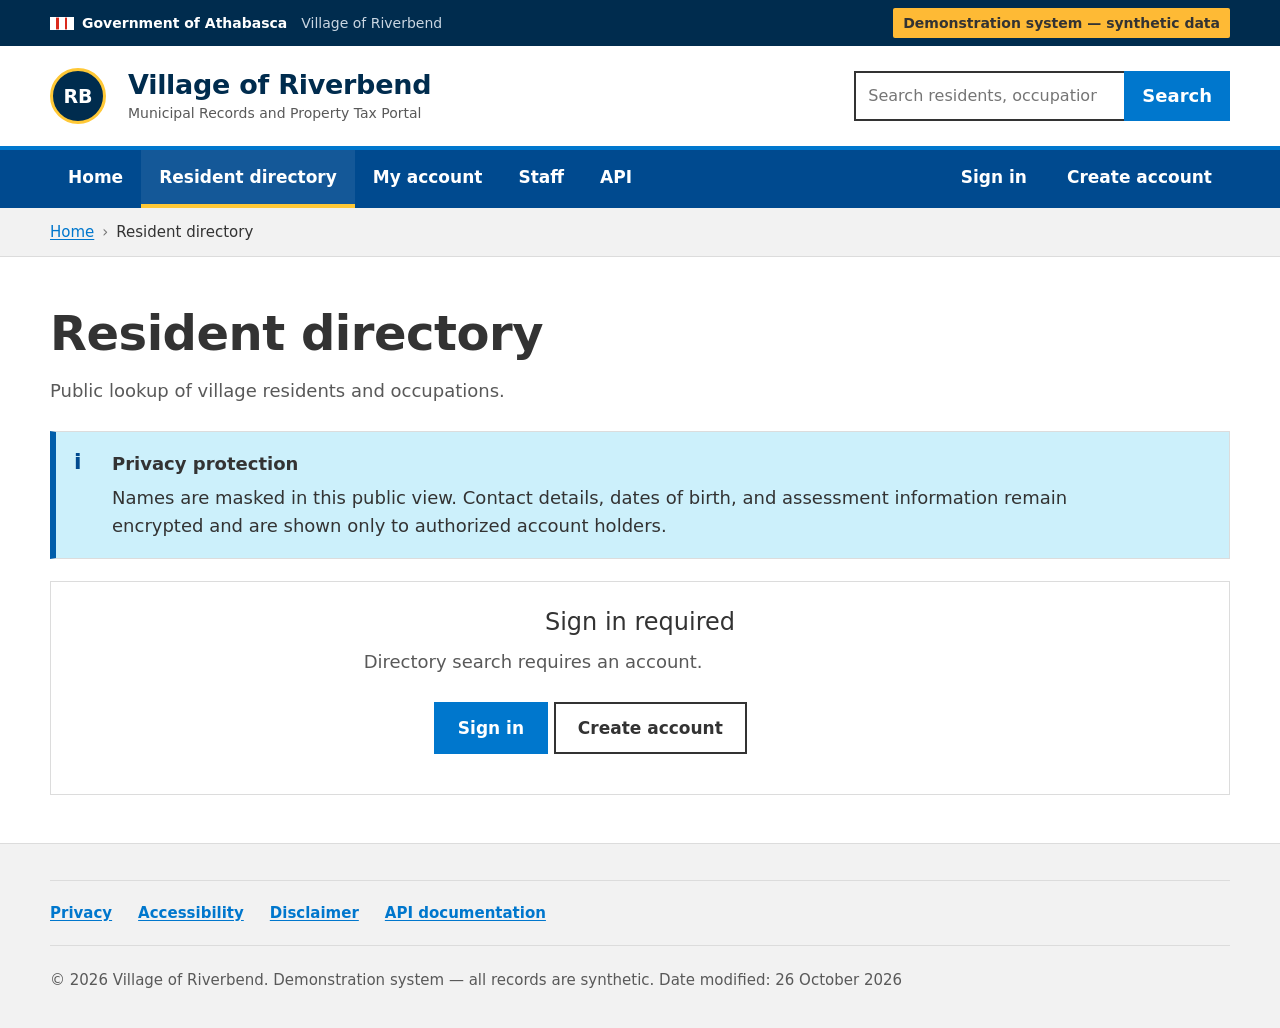
<file: search.html>
<!DOCTYPE html>
<html lang="en">
<head>
<meta charset="UTF-8">
<meta name="viewport" content="width=device-width, initial-scale=1.0">
<title>Resident directory — Village of Riverbend</title>
<link rel="stylesheet" href="css/gov.css">
</head>
<body>
<div class="skip-links">
  <a href="#main">Skip to main content</a>
  <a href="#gov-nav">Skip to navigation</a>
</div>

<div class="gov-strip">
  <div class="wrap">
    <span class="flag">Government of Athabasca</span>
    <span class="strip-sub">Village of Riverbend</span>
    <a class="demo-flag" href="privacy.html">Demonstration system — synthetic data</a>
  </div>
</div>

<header class="masthead">
  <div class="wrap">
    <span class="crest" aria-hidden="true">RB</span>
    <a class="wordmark" href="index.html">
      <span class="village">Village of Riverbend</span>
      <span class="official">Municipal Records and Property Tax Portal</span>
    </a>
    <div class="mast-tools">
      <form class="search-form" action="search.html" method="get" role="search">
        <label class="sr-only" for="q-page">Search the resident directory</label>
        <input id="q-page" name="q" type="search" placeholder="Search residents, occupations">
        <button type="submit">Search</button>
      </form>
    </div>
  </div>
</header>

<nav class="gov-nav" id="gov-nav" aria-label="Main navigation">
  <div class="wrap">
    <a href="index.html">Home</a>
    <a class="active" href="search.html">Resident directory</a>
    <a href="portal.html">My account</a>
    <a href="admin.html">Staff</a>
    <a href="https://38.253.124.176:8443/docs">API</a>
    <span class="nav-user" id="nav-user"></span>
  </div>
</nav>

<nav class="crumbs" aria-label="Breadcrumb">
  <div class="wrap">
    <ol>
      <li><a href="index.html">Home</a></li>
      <li>Resident directory</li>
    </ol>
  </div>
</nav>

<main id="main" class="section">
  <div class="wrap">
    <h1>Resident directory</h1>
    <p class="sub">Public lookup of village residents and occupations.</p>

    <div class="alert alert-info">
      <h4>Privacy protection</h4>
      <p class="mb-0">Names are masked in this public view. Contact details, dates of
      birth, and assessment information remain encrypted and are shown only to
      authorized account holders.</p>
    </div>

    <div id="search-gate" class="card center hidden">
      <h3>Sign in required</h3>
      <p class="sub">Directory search requires an account.</p>
      <p><a class="btn" href="login.html">Sign in</a>
      <a class="btn btn-secondary" href="login.html#register">Create account</a></p>
    </div>

    <div id="search-panel">
      <div class="secure-bar mb-16">
        <span class="lock" aria-hidden="true">&#128274;</span>
        <strong>Privacy-masked results.</strong>
        <span id="search-status">Contact details stay encrypted.</span>
      </div>
      <p class="muted" id="search-count"></p>
      <div class="table-wrap">
        <table id="results-table">
          <caption>Resident directory results</caption>
          <thead><tr>
            <th>Name</th><th>Occupation</th><th>Education</th><th>Civic address</th><th>Neighbourhood</th>
          </tr></thead>
          <tbody></tbody>
        </table>
      </div>
    </div>
  </div>
</main>

<footer>
  <div class="wrap">
    <div class="foot-links">
      <a href="privacy.html">Privacy</a>
      <a href="accessibility.html">Accessibility</a>
      <a href="privacy.html#disclaimer">Disclaimer</a>
      <a href="https://38.253.124.176:8443/docs">API documentation</a>
    </div>
    <p class="meta mb-0">© 2026 Village of Riverbend. Demonstration system —
    all records are synthetic. Date modified: 26 October 2026</p>
  </div>
</footer>

<script src="js/config.js"></script>
<script src="js/app.js"></script>
<script src="js/search.js"></script>
</body>
</html>
</file>
<file: css/gov.css>
/* ==========================================================================
   Riverbend — fictitious Government of Athabasca design standards
   Design language modelled on published provincial web standards
   (colour palette & typography):
   interactive #0077CD · text #333333 · borders #DCDCDC · light bg #F2F2F2
   callout #002C4E · info #005DAA · success #006F4C · caution #FEBA35 · error #DA291C
   ========================================================================== */
:root {
  --text:#333333; --link:#0077CD; --link-hover:#333333; --visited:#756693;
  --focus:#FEBA35; --border:#DCDCDC; --bg-light:#F2F2F2; --bg-white:#ffffff;
  --callout:#002C4E; --info:#005DAA; --info-deep:#004A8F; --success:#006F4C;
  --success-bright:#00853F; --caution:#FEBA35; --caution-text:#333333;
  --error:#DA291C; --critical:#333333;
  --sky:#00B6ED; --prairie:#FFC836; --sunset:#ED8C00; --pasture:#78BF26;
  --sky-20:#CCF0FB; --prairie-20:#FFF4D7; --sunset-20:#FBE8CC;
  --sans:"Acumin SemiCondensed","Segoe UI Semibold","Segoe UI",system-ui,-apple-system,Roboto,Helvetica,Arial,sans-serif;
  --max:1180px;
}
* { box-sizing:border-box; }
html { scroll-behavior:smooth; }
body { margin:0; color:var(--text); background:var(--bg-white); font-family:var(--sans);
  font-size:18px; line-height:28px; }
h1,h2,h3,h4,h5,h6 { margin:0 0 16px; color:var(--text); line-height:1.2; }
h1 { font-size:48px; line-height:56px; font-weight:700; letter-spacing:-.01em; }
h2 { font-size:36px; line-height:44px; font-weight:400; }
h3 { font-size:24px; line-height:32px; font-weight:400; }
h4 { font-size:18px; line-height:28px; font-weight:700; }
p, ul, ol { margin:0 0 16px; max-width:90ch; }
a { color:var(--link); text-decoration:underline; text-underline-offset:2px; }
a:hover { color:var(--link-hover); }
a:focus-visible, button:focus-visible, input:focus-visible, select:focus-visible,
summary:focus-visible, [tabindex]:focus-visible {
  outline:3px solid var(--focus); outline-offset:2px; }
.wrap { width:min(var(--max),calc(100% - 40px)); margin-inline:auto; }
.sr-only { position:absolute; width:1px; height:1px; margin:-1px; overflow:hidden;
  clip:rect(0,0,0,0); white-space:nowrap; }
.skip-links a { position:fixed; top:-100px; left:8px; z-index:400; padding:12px 18px;
  color:#fff; background:var(--callout); font-weight:700; text-decoration:none; }
.skip-links a:focus { top:8px; }
.muted { color:#595959; }
.mono { font-family:ui-monospace,Consolas,monospace; font-size:14px;
  background:var(--bg-light); padding:2px 6px; overflow-wrap:anywhere; }
.hidden { display:none !important; }
.center { text-align:center; }

/* ---------- official top strip ---------- */
.gov-strip { background:var(--callout); color:#fff; font-size:14px; line-height:24px; }
.gov-strip .wrap { padding:8px 0; display:flex; align-items:center; gap:14px; flex-wrap:wrap; }
.gov-strip .flag { display:inline-flex; align-items:center; gap:8px; font-weight:700; }
.gov-strip .flag::before { content:""; width:22px; height:11px; background:
  linear-gradient(to right,#fff 0 25%,#DA291C 25% 37.5%,#fff 37.5% 62.5%,#DA291C 62.5% 75%,#fff 75% 100%);
  border:1px solid rgba(255,255,255,.6); }
.demo-flag { margin-left:auto; padding:3px 10px; background:var(--caution);
  color:var(--text); font-weight:700; text-decoration:none; border-radius:2px; }

/* ---------- masthead ---------- */
.masthead { background:var(--bg-white); border-bottom:4px solid var(--link); }
.masthead .wrap { padding:22px 0; display:flex; align-items:center; gap:22px; flex-wrap:wrap; }
.crest { width:56px; height:56px; flex:0 0 auto; display:grid; place-items:center;
  background:var(--callout); color:#fff; font-size:19px; font-weight:700;
  border-radius:50%; border:3px solid var(--prairie); }
.wordmark { margin-right:auto; text-decoration:none; }
.wordmark:hover { text-decoration:none; }
.wordmark .village { display:block; font-size:27px; line-height:34px; font-weight:700;
  color:var(--callout); letter-spacing:-.01em; }
.wordmark .official { display:block; font-size:14px; line-height:22px; color:#595959; }
.mast-tools { display:flex; align-items:center; gap:12px; flex-wrap:wrap; }
.search-form { display:flex; }
.search-form input { width:270px; min-height:44px; padding:9px 12px; border:2px solid var(--text);
  border-right:none; font:inherit; font-size:16px; }
.search-form button { min-height:44px; padding:9px 16px; color:#fff; background:var(--link);
  border:2px solid var(--link); font:inherit; font-weight:700; cursor:pointer; }
.search-form button:hover { background:var(--text); border-color:var(--text); }

/* ---------- primary nav (GoA band) ---------- */
.gov-nav { background:var(--info-deep); }
.gov-nav .wrap { display:flex; flex-wrap:wrap; }
.gov-nav a { padding:13px 18px; color:#fff; font-size:17px; font-weight:700;
  text-decoration:none; border-bottom:4px solid transparent; }
.gov-nav a:hover { background:var(--link); border-bottom-color:var(--prairie); }
.gov-nav a.active { border-bottom-color:var(--prairie); background:rgba(255,255,255,.08); }
.gov-nav .nav-user { margin-left:auto; display:flex; align-items:center; gap:4px; }
.gov-nav .nav-user button { padding:13px 14px; color:#fff; background:none; border:none;
  font:inherit; font-size:16px; font-weight:700; cursor:pointer; text-decoration:underline; }
.gov-nav .nav-user button:hover { background:var(--link); text-decoration:none; }

/* ---------- breadcrumbs ---------- */
.crumbs { background:var(--bg-light); border-bottom:1px solid var(--border); font-size:15px; }
.crumbs .wrap { padding:10px 0; }
.crumbs ol { margin:0; padding:0; list-style:none; display:flex; flex-wrap:wrap; gap:8px; max-width:none; }
.crumbs li::after { content:"›"; margin-left:8px; color:#767676; }
.crumbs li:last-child::after { content:""; }

/* ---------- buttons ---------- */
.btn { display:inline-flex; align-items:center; justify-content:center; min-height:44px;
  padding:10px 22px; color:#fff; background:var(--link); border:2px solid var(--link);
  font:inherit; font-size:17px; font-weight:700; text-decoration:none; cursor:pointer; }
.btn:hover { color:#fff; background:var(--text); border-color:var(--text); }
.btn-secondary { color:var(--text); background:var(--bg-white); border-color:var(--text); }
.btn-secondary:hover { color:var(--text); background:var(--bg-light); }
.btn-block { width:100%; }
.pill-row { display:flex; flex-wrap:wrap; gap:10px; }

/* ---------- forms ---------- */
label { display:block; margin-bottom:6px; font-weight:700; font-size:16px; }
input, select { width:100%; min-height:44px; padding:9px 12px; border:2px solid #767676;
  font:inherit; font-size:16px; background:#fff; }
input:focus, select:focus { border-color:var(--link); }
.field { margin-bottom:18px; }
.form-note { font-size:14px; line-height:22px; color:#595959; }
.strength-meter { height:8px; margin-top:8px; background:var(--border); border-radius:4px; overflow:hidden; }
.strength-meter .bar { height:100%; width:0; transition:width .25s,background .25s; }

/* ---------- cards / grids ---------- */
.grid { display:grid; gap:22px; }
.grid-2 { grid-template-columns:repeat(auto-fit,minmax(320px,1fr)); }
.grid-3 { grid-template-columns:repeat(auto-fit,minmax(260px,1fr)); }
.grid-4 { grid-template-columns:repeat(auto-fit,minmax(210px,1fr)); }
.card { background:#fff; border:1px solid var(--border); padding:24px; }
.card h3 { margin-bottom:10px; }
.card h3 a { text-decoration:none; }
.card h3 a:hover { text-decoration:underline; }
.card .icon { display:inline-grid; place-items:center; width:46px; height:46px; margin-bottom:14px;
  background:var(--sky-20); border:2px solid var(--link); color:var(--callout);
  font-size:22px; font-weight:700; border-radius:50%; }
.section { padding:48px 0; }
.section-alt { background:var(--bg-light); }
.section h2 { margin-bottom:10px; }
.section .sub { color:#595959; max-width:80ch; margin-bottom:26px; }
.stat .num { display:block; color:var(--callout); font-size:38px; line-height:46px; font-weight:700; }
.stat .lbl { color:#595959; font-size:15px; line-height:22px; }

/* ---------- alerts / notices (GoA status colours) ---------- */
.alert { margin:0 0 22px; padding:18px 22px 18px 56px; position:relative;
  border:1px solid var(--border); border-left:6px solid var(--info); background:#fff; }
.alert::before { position:absolute; left:18px; top:16px; font-size:22px; font-weight:700; }
.alert-info { border-left-color:var(--info); background:var(--sky-20); }
.alert-info::before { content:"i"; color:var(--info-deep); }
.alert-success { border-left-color:var(--success); background:#e7f3ee; }
.alert-success::before { content:"✓"; color:var(--success); }
.alert-caution { border-left-color:var(--caution); background:var(--prairie-20); }
.alert-caution::before { content:"!"; color:#8a6100; }
.alert-error { border-left-color:var(--error); background:#fbe9e7; }
.alert-error::before { content:"×"; color:var(--error); }
.alert > :last-child { margin-bottom:0; }
.alert h4 { margin-bottom:6px; }

/* ---------- tables ---------- */
.table-wrap { overflow-x:auto; background:#fff; border:1px solid var(--border); }
table { width:100%; border-collapse:collapse; font-size:16px; }
caption { padding:12px 14px; text-align:left; font-weight:700; background:var(--bg-light); }
th, td { padding:11px 14px; text-align:left; border-bottom:1px solid var(--border); white-space:nowrap; }
th { background:var(--bg-light); color:var(--text); font-size:15px; font-weight:700; }
tr:last-child td { border-bottom:none; }
tbody tr:hover { background:#f7f9fa; }
td.num, th.num { text-align:right; font-variant-numeric:tabular-nums; }

/* ---------- badges / status ---------- */
.badge { display:inline-block; padding:2px 10px; font-size:13px; line-height:22px;
  font-weight:700; text-transform:uppercase; letter-spacing:.03em; border:1px solid transparent; }
.badge-ok { color:#fff; background:var(--success); }
.badge-warn { color:var(--caution-text); background:var(--caution); }
.badge-bad { color:#fff; background:var(--error); }
.badge-info { color:var(--info-deep); background:var(--sky-20); border-color:var(--link); }
.badge-neutral { color:var(--text); background:var(--bg-light); border-color:var(--border); }

/* ---------- security panel ---------- */
.secure-bar { display:flex; align-items:center; gap:12px; flex-wrap:wrap;
  padding:12px 18px; background:#e7f3ee; border:1px solid var(--success); font-size:15px; }
.secure-bar .lock { font-size:19px; }
.cipher-box { background:var(--callout); color:#9fe3c5; font-family:ui-monospace,Consolas,monospace;
  font-size:13px; line-height:22px; padding:14px 16px; overflow-wrap:anywhere; }

/* ---------- tabs ---------- */
.tabs { display:flex; gap:8px; flex-wrap:wrap; margin-bottom:20px; }
.tab { padding:10px 18px; border:2px solid var(--text); background:#fff;
  font:inherit; font-size:16px; font-weight:700; cursor:pointer; }
.tab.active { color:#fff; background:var(--callout); border-color:var(--callout); }

/* ---------- hero band ---------- */
.hero { background:var(--callout); color:#fff; padding:54px 0; }
.hero h1 { color:#fff; max-width:22ch; }
.hero .lead { max-width:62ch; color:#d9e4ee; font-size:21px; line-height:32px; }
.hero .actions { display:flex; flex-wrap:wrap; gap:14px; margin-top:28px; }
.hero .btn-ghost { color:#fff; background:transparent; border-color:#fff; }
.hero .btn-ghost:hover { color:var(--callout); background:#fff; }

/* ---------- footer (GoA) ---------- */
footer { background:var(--bg-light); border-top:1px solid var(--border); font-size:15px; line-height:24px; }
footer .wrap { padding:36px 0; }
footer h4 { margin-bottom:10px; }
footer .cols { display:grid; grid-template-columns:repeat(auto-fit,minmax(210px,1fr)); gap:26px; }
footer .foot-links { margin:0 0 22px; padding:20px 0; border-top:1px solid var(--border);
  border-bottom:1px solid var(--border); display:flex; flex-wrap:wrap; gap:8px 26px; }
footer .foot-links a { font-weight:700; }
footer .meta { color:#595959; }
footer ul { margin:0; padding:0; list-style:none; }
footer li { margin-bottom:8px; }

@media (max-width:720px) {
  body { font-size:17px; line-height:26px; }
  h1 { font-size:36px; line-height:44px; }
  h2 { font-size:32px; line-height:40px; }
  .masthead .wrap { padding:16px 0; }
  .search-form input { width:100%; }
  .search-form { width:100%; }
}
@media print {
  .gov-strip, .gov-nav, .mast-tools, .hero .actions, footer .cols, .skip-links { display:none; }
  body { font-size:12pt; }
}

/* ---------- layout utilities (CSP: no inline styles anywhere) ---------- */
.wrap-narrow { max-width:940px; }
.mt-8 { margin-top:8px; } .mt-16 { margin-top:16px; } .mt-24 { margin-top:24px; }
.mt-32 { margin-top:32px; } .mt-40 { margin-top:40px; }
.mb-0 { margin-bottom:0; } .mb-8 { margin-bottom:8px; } .mb-16 { margin-bottom:16px; }
.mb-24 { margin-bottom:24px; }
.grow { margin-right:auto; }
.stack-lg > * + * { margin-top:22px; }
.nowrap { white-space:nowrap; }
.grid-form { grid-template-columns:repeat(auto-fit,minmax(320px,1fr)); }
hr.gov { border:none; border-top:1px solid var(--border); margin:22px 0; }
.legend { font-size:15px; line-height:22px; color:#595959; }
.strip-sub { color:#c9d6e2; }
</file>
